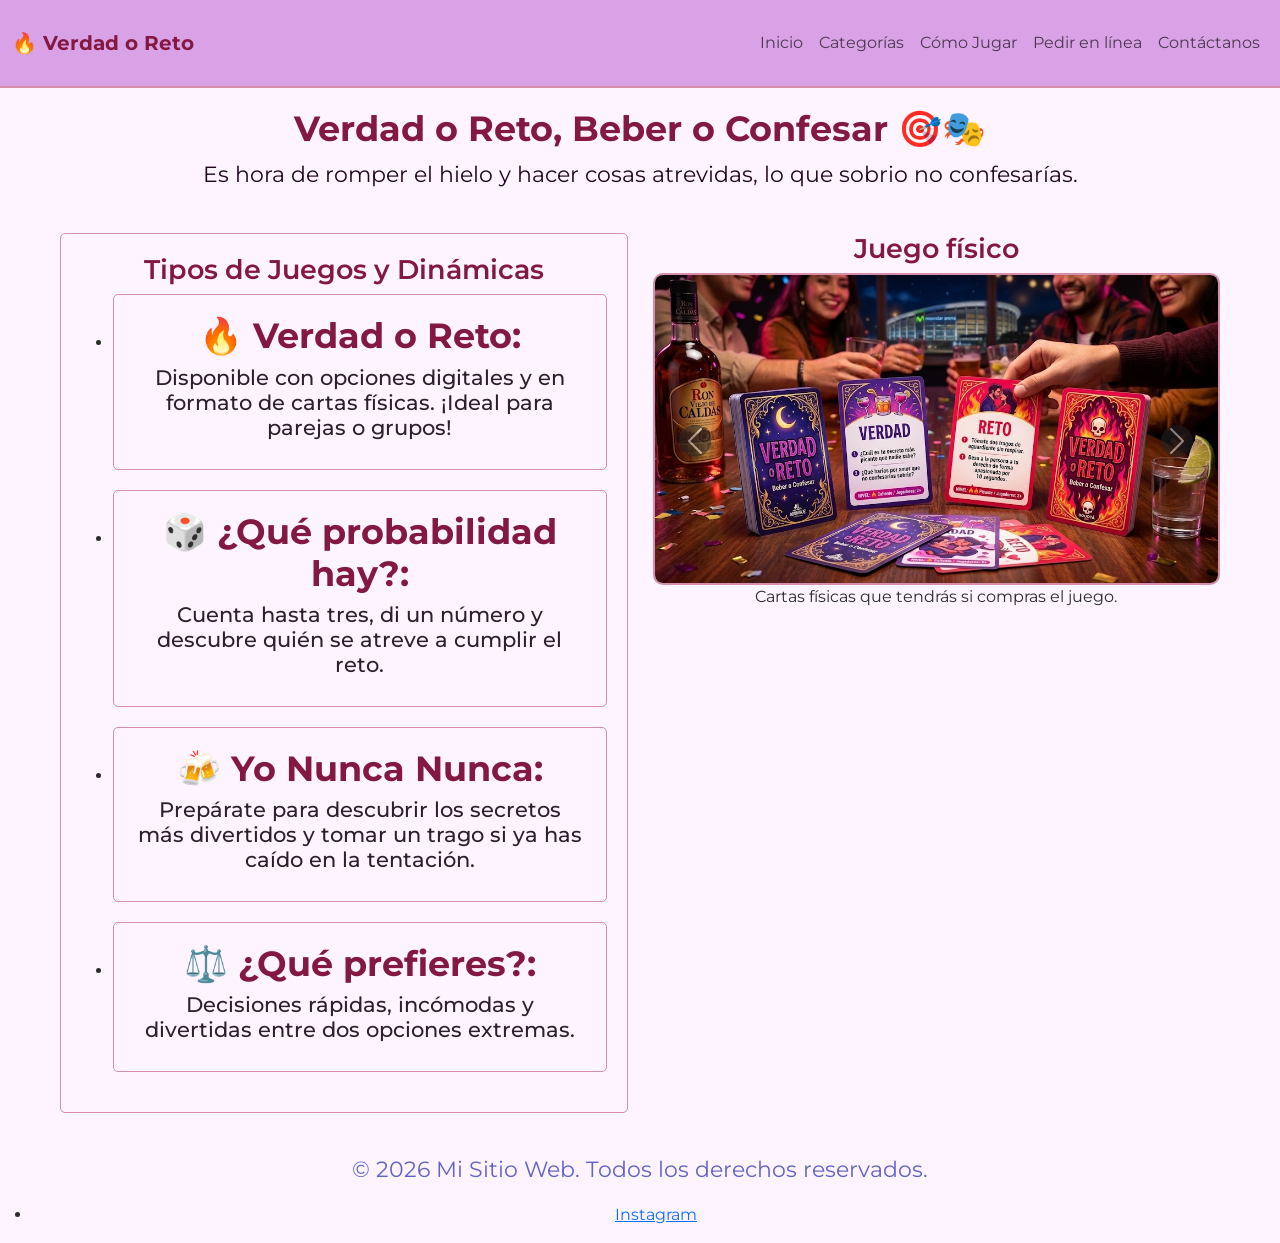
<file: index.html>
<!DOCTYPE html>
<html lang="es">
<head>
    <meta charset="UTF-8">
    <meta name="viewport" content="width=device-width, initial-scale=1.0">
     <!--BOOTSTRAP-->
     <link href="https://cdn.jsdelivr.net/npm/bootstrap@5.3.3/dist/css/bootstrap.min.css" rel="stylesheet" integrity="sha384-QWTKZyjpPEjISv5WaRU9OFeRpok6YctnYmDr5pNlyT2bRjXh0JMhjY6hW+ALEwIH" crossorigin="anonymous">
    <link rel="stylesheet" href="styles/styles.css">
    <title>Verdad o Reto</title>
</head>
<body>

<header>
        <nav class="navbar navbar-expand-lg" style="background-color: #d9a1e6;">
            <div class="container-fluid">
                <!-- Tu logo -->
                <a class="navbar-brand" href="index.html" style="color: #831843; font-weight: bold;">🔥 Verdad o Reto</a>
                
                <!-- Botón hamburguesa para mobile -->
                <button class="navbar-toggler" type="button" data-bs-toggle="collapse" data-bs-target="#navbarNav" aria-controls="navbarNav" aria-expanded="false" aria-label="Toggle navigation">
                    <span class="navbar-toggler-icon"></span>
                </button>
                
                <!-- adaptación links -->
                <div class="collapse navbar-collapse justify-content-end" id="navbarNav">
                    <ul class="navbar-nav">
                        <li class="nav-item"><a class="nav-link" href="index.html">Inicio</a></li>
                        <li class="nav-item"><a class="nav-link" href="pages/categorias.html">Categorías</a></li>
                        <li class="nav-item"><a class="nav-link" href="pages/como_jugar.html">Cómo Jugar</a></li>
                        <li class="nav-item"><a class="nav-link" href="pages/pedirenlinea.html">Pedir en línea</a></li>
                        <li class="nav-item"><a class="nav-link" href="pages/contacto.html">Contáctanos</a></li>
                    </ul>
                </div>
            </div>
        </nav>
    </header>

   <main>
        <div class="home-grid">
            <!-- Sección de Presentación -->
            <section class="home-hero">
                <h1>Verdad o Reto, Beber o Confesar 🎯🎭</h1>
                <p>Es hora de romper el hielo y hacer cosas atrevidas, lo que sobrio no confesarías.</p>
            </section>

            <!-- Sección de Información General -->
            <section class="home-info presentation">
                <h2>Tipos de Juegos y Dinámicas</h2>
                <ul>
                    <li class="juego-section">
                        <h1>🔥 Verdad o Reto:</h1> <h3>Disponible con opciones digitales y en formato de cartas físicas. ¡Ideal para parejas o grupos!</h3>
                    </li>
                    <li class="juego-section">
                        <h1>🎲 ¿Qué probabilidad hay?:</h1> <h3> Cuenta hasta tres, di un número y descubre quién se atreve a cumplir el reto.</h3>
                    </li>
                    <li class="juego-section">
                        <h1>🍻 Yo Nunca Nunca:</h1> <h3>Prepárate para descubrir los secretos más divertidos y tomar un trago si ya has caído en la tentación.</h3>
                    </li>
                    <li class="juego-section">
                        <h1>⚖️ ¿Qué prefieres?:</h1> <h3>Decisiones rápidas, incómodas y divertidas entre dos opciones extremas.</h3>
                    </li>
                </ul>
            </section>

            <!-- Sección de Juego Físico con Carrusel de Bootstrap -->
            <section class="home-image">
                <h2>Juego físico</h2>
                
                <div id="carouselExample" class="carousel slide" data-bs-ride="carousel">
                    <div class="carousel-inner">
                        <!-- Primera diapositiva -->
                        <div class="carousel-item active">
                            <figure class="images-1 m-0">
                                <img src="Assets/portada_.jpeg" alt="Fotografía del juego Verdad o Reto" class="d-block w-100">
                                <figcaption>Cartas físicas que tendrás si compras el juego.</figcaption>
                            </figure>
                        </div>
                        <!-- Segunda diapositiva -->
                        <div class="carousel-item">
                            <figure class="images-1 m-0">
                                <img src="Assets/esto_o_aquello.jpeg" alt="Imagen de Esto o Aquello" class="d-block w-100">
                                <figcaption>Un juego que desafía tus elecciones y provoca situaciones hilarantes.</figcaption>
                            </figure>
                        </div>
                    </div>
                    <!-- Controles carrusel -->
                    <button class="carousel-control-prev" type="button" data-bs-target="#carouselExample" data-bs-slide="prev">
                        <span class="carousel-control-prev-icon bg-dark rounded-circle p-2" aria-hidden="true"></span>
                        <span class="visually-hidden">Anterior</span>
                    </button>
                    <button class="carousel-control-next" type="button" data-bs-target="#carouselExample" data-bs-slide="next">
                        <span class="carousel-control-next-icon bg-dark rounded-circle p-2" aria-hidden="true"></span>
                        <span class="visually-hidden">Siguiente</span>
                    </button>
                </div>

            </section>
        </div>
    </main>
    <footer>
        <p class="p-footer">&copy; 2026 Mi Sitio Web. Todos los derechos reservados.</p>
        <ul>
            <li><a href="https://instagram.com/beber_o_confesar" target="_blank" rel="noopener noreferrer">Instagram</a></li>
        </ul>
    </footer>
    <!--BOOTSTRAP-->
    <script src="https://cdn.jsdelivr.net/npm/bootstrap@5.3.3/dist/js/bootstrap.bundle.min.js" integrity="sha384-YvpcrYf0tY3lHB60NNkmXc5s9fDVZLESaAA55NDzOxhy9GkcIdslK1eN7N6jIeHz" crossorigin="anonymous"></script>

</body>
</html>
</file>
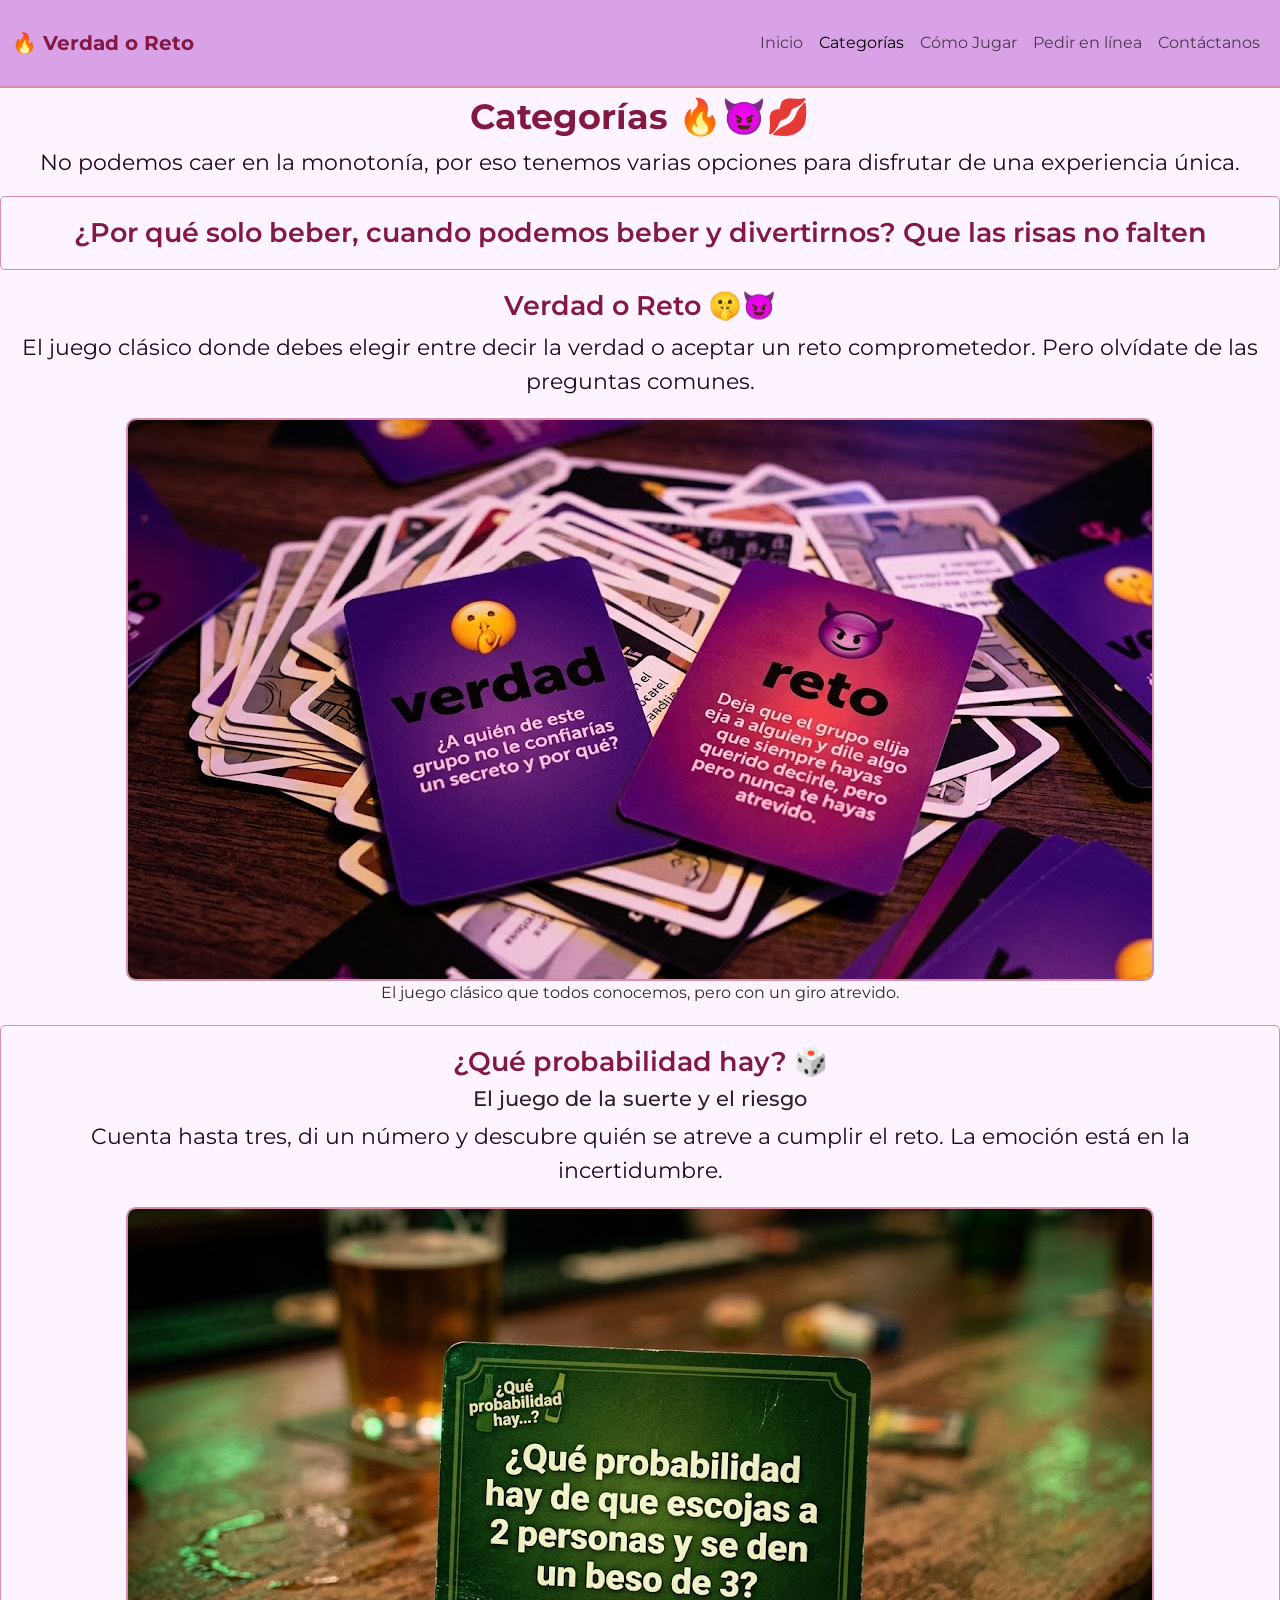
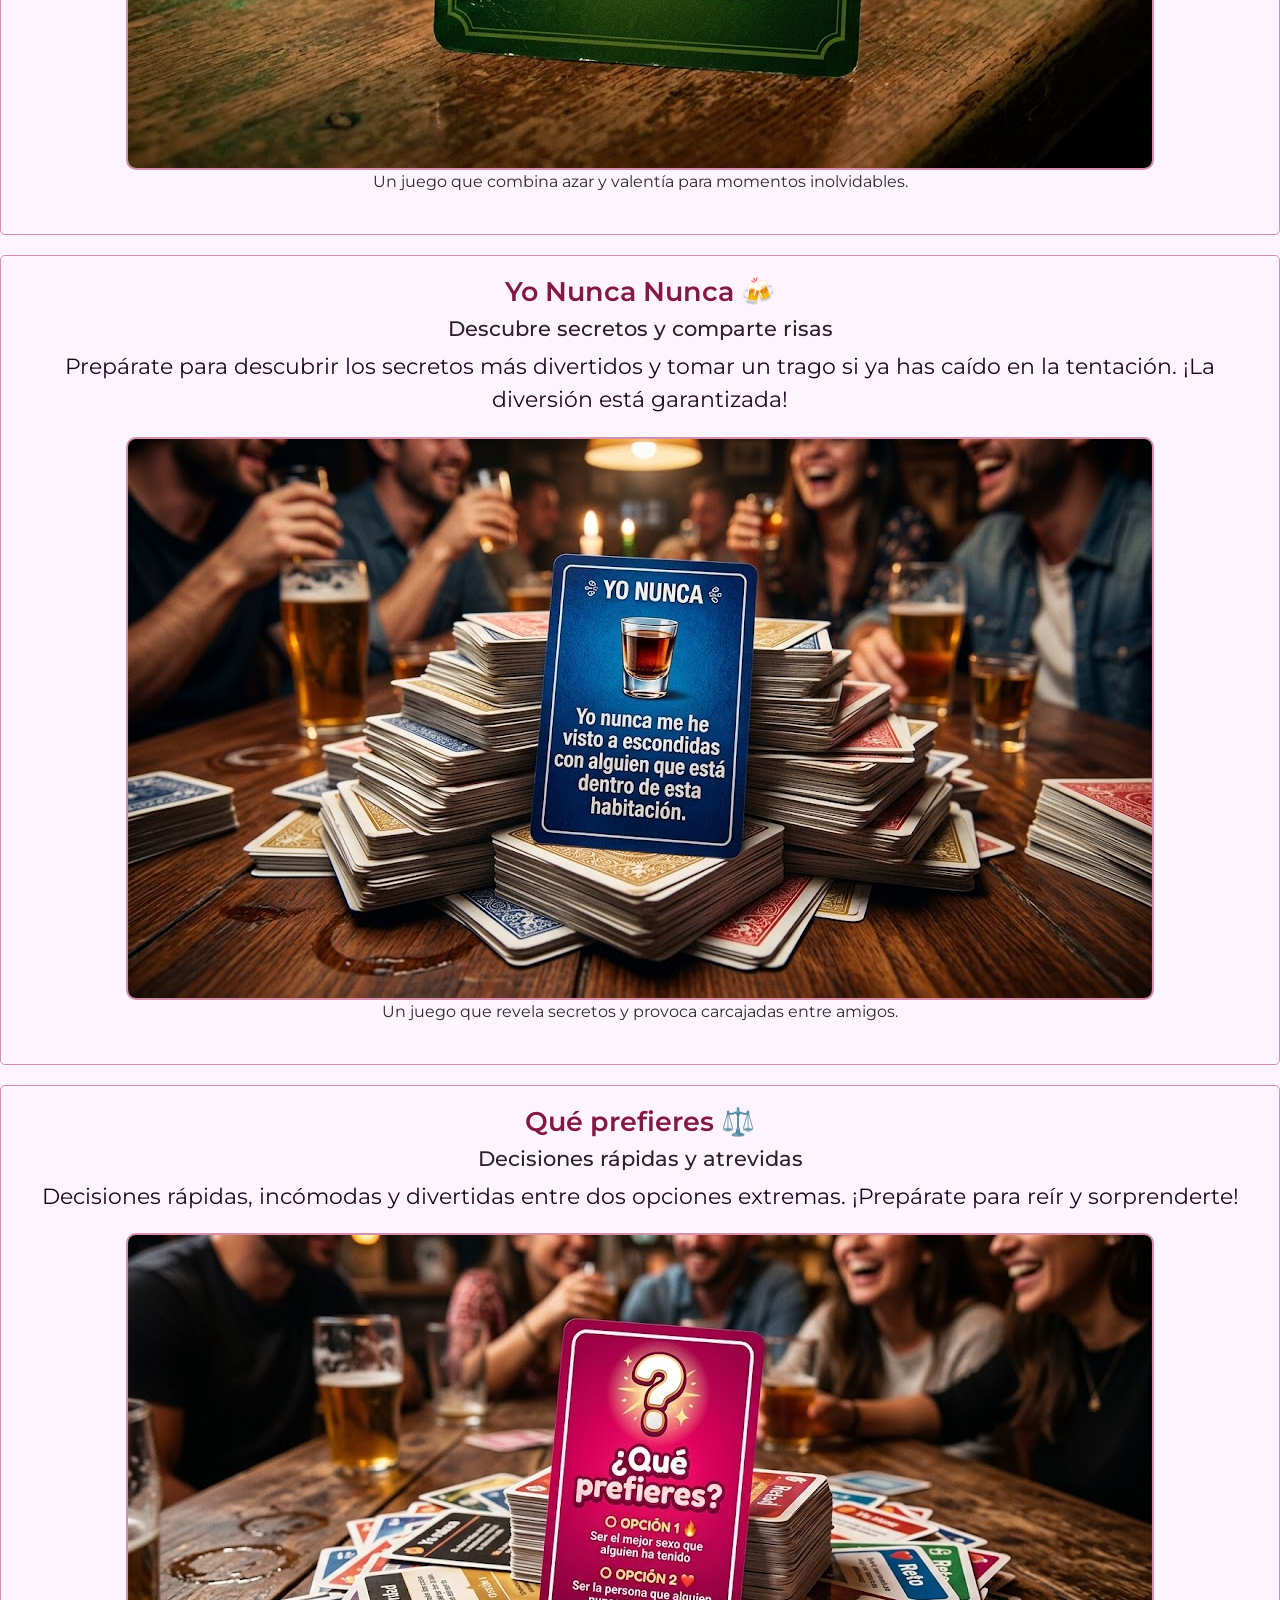
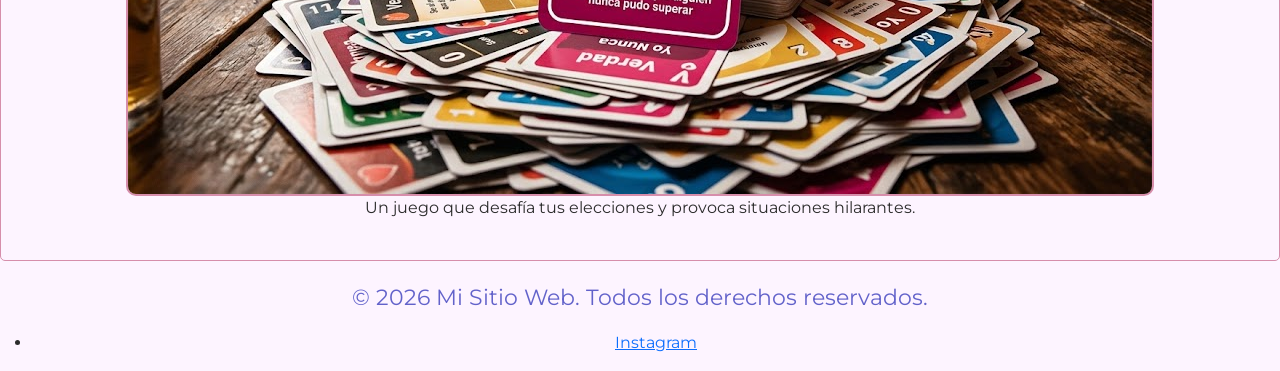
<file: pages/categorias.html>
<!DOCTYPE html>
<html lang="es">
<head>
    <meta charset="UTF-8">
    <meta name="viewport" content="width=device-width, initial-scale=1.0">
     <!--BOOTSTRAP-->
     <link href="https://cdn.jsdelivr.net/npm/bootstrap@5.3.3/dist/css/bootstrap.min.css" rel="stylesheet" integrity="sha384-QWTKZyjpPEjISv5WaRU9OFeRpok6YctnYmDr5pNlyT2bRjXh0JMhjY6hW+ALEwIH" crossorigin="anonymous">
    <link rel="stylesheet" href="../styles/styles.css">
    <title>Categorías | Verdad o Reto</title>
</head>
<body>

 <header>
        <nav class="navbar navbar-expand-lg" style="background-color: #d9a1e6;">
            <div class="container-fluid">
                <!-- Tu logo -->
                <a class="navbar-brand" href="../index.html" style="color: #831843; font-weight: bold;">🔥 Verdad o Reto</a>
            
                <!-- Botón hamburguesa para mobile -->
                <button class="navbar-toggler" type="button" data-bs-toggle="collapse" data-bs-target="#navbarNav" aria-controls="navbarNav" aria-expanded="false" aria-label="Toggle navigation">
                    <span class="navbar-toggler-icon"></span>
                </button>
                
                <!-- adaptación links -->
                <div class="collapse navbar-collapse justify-content-end" id="navbarNav">
                    <ul class="navbar-nav">
                        <li class="nav-item"><a class="nav-link" href="../index.html">Inicio</a></li>
                        <li class="nav-item"><a class="nav-link active" aria-current="page" href="categorias.html">Categorías</a></li>
                        <li class="nav-item"><a class="nav-link" href="como_jugar.html">Cómo Jugar</a></li>
                        <li class="nav-item"><a class="nav-link" href="pedirenlinea.html">Pedir en línea</a></li>
                        <li class="nav-item"><a class="nav-link" href="contacto.html">Contáctanos</a></li>
                    </ul>
                </div>
            </div>
        </nav>
    </header>

    <main class="my-2">
        <section>
            <h1>Categorías 🔥😈💋</h1>
            <p>No podemos caer en la monotonía, por eso tenemos varias opciones para disfrutar de una experiencia única.</p>
        </section>

        <section>
            <h2 class="presentation">¿Por qué solo beber, cuando podemos beber y divertirnos? Que las risas no falten</h2>
            <article>
                <h2>Verdad o Reto 🤫😈</h2>
                <p>El juego clásico donde debes elegir entre decir la verdad o aceptar un reto comprometedor. Pero olvídate de las preguntas comunes.</p>
                <figure class="images-1">
                    <img src="../Assets/verdad_reto.jpeg" alt="Imagen de Verdad o Reto">
                    <figcaption>El juego clásico que todos conocemos, pero con un giro atrevido.</figcaption>
                </figure>
            </article>
        </section>

        <section class="presentation">
            <h2>¿Qué probabilidad hay? 🎲</h2>
            <article>
                <h3>El juego de la suerte y el riesgo</h3>
                <p>Cuenta hasta tres, di un número y descubre quién se atreve a cumplir el reto. La emoción está en la incertidumbre.</p>
                <figure class="images-1">
                    <img src="../Assets/probabilidad.jpeg" alt="Imagen de ¿Qué probabilidad hay?">
                    <figcaption>Un juego que combina azar y valentía para momentos inolvidables.</figcaption>
                </figure>
            </article>
        </section>

        <section class="presentation">
            <h2>Yo Nunca Nunca 🍻</h2>
            <article>
                <h3>Descubre secretos y comparte risas</h3>
                <p>Prepárate para descubrir los secretos más divertidos y tomar un trago si ya has caído en la tentación. ¡La diversión está garantizada!</p>
                <figure class="images-1">
                    <img src="../Assets/yo_nunca.jpeg" alt="Imagen de Yo Nunca Nunca">
                    <figcaption>Un juego que revela secretos y provoca carcajadas entre amigos.</figcaption>
                </figure>
            </article>
        </section>

        <section class="presentation">
            <h2>Qué prefieres ⚖️</h2>
            <article>
                <h3>Decisiones rápidas y atrevidas</h3>
                <p>Decisiones rápidas, incómodas y divertidas entre dos opciones extremas. ¡Prepárate para reír y sorprenderte!</p>
                <figure class="images-1">
                    <img src="../Assets/esto_o_aquello.jpeg" alt="Imagen de Esto o Aquello">
                    <figcaption>Un juego que desafía tus elecciones y provoca situaciones hilarantes.</figcaption>
                </figure>
            </article>
        </section>
    </main>

    <footer>
        <p class="p-footer">&copy; 2026 Mi Sitio Web. Todos los derechos reservados.</p>
        <ul>
           <li><a href="https://instagram.com/beber_o_confesar" target="_blank" rel="noopener noreferrer">Instagram</a></li>
        </ul>
    </footer>

    <!--BOOTSTRAP-->
    <script src="https://cdn.jsdelivr.net/npm/bootstrap@5.3.3/dist/js/bootstrap.bundle.min.js" integrity="sha384-YvpcrYf0tY3lHB60NNkmXc5s9fDVZLESaAA55NDzOxhy9GkcIdslK1eN7N6jIeHz" crossorigin="anonymous"></script>

</body>
</html>
</file>
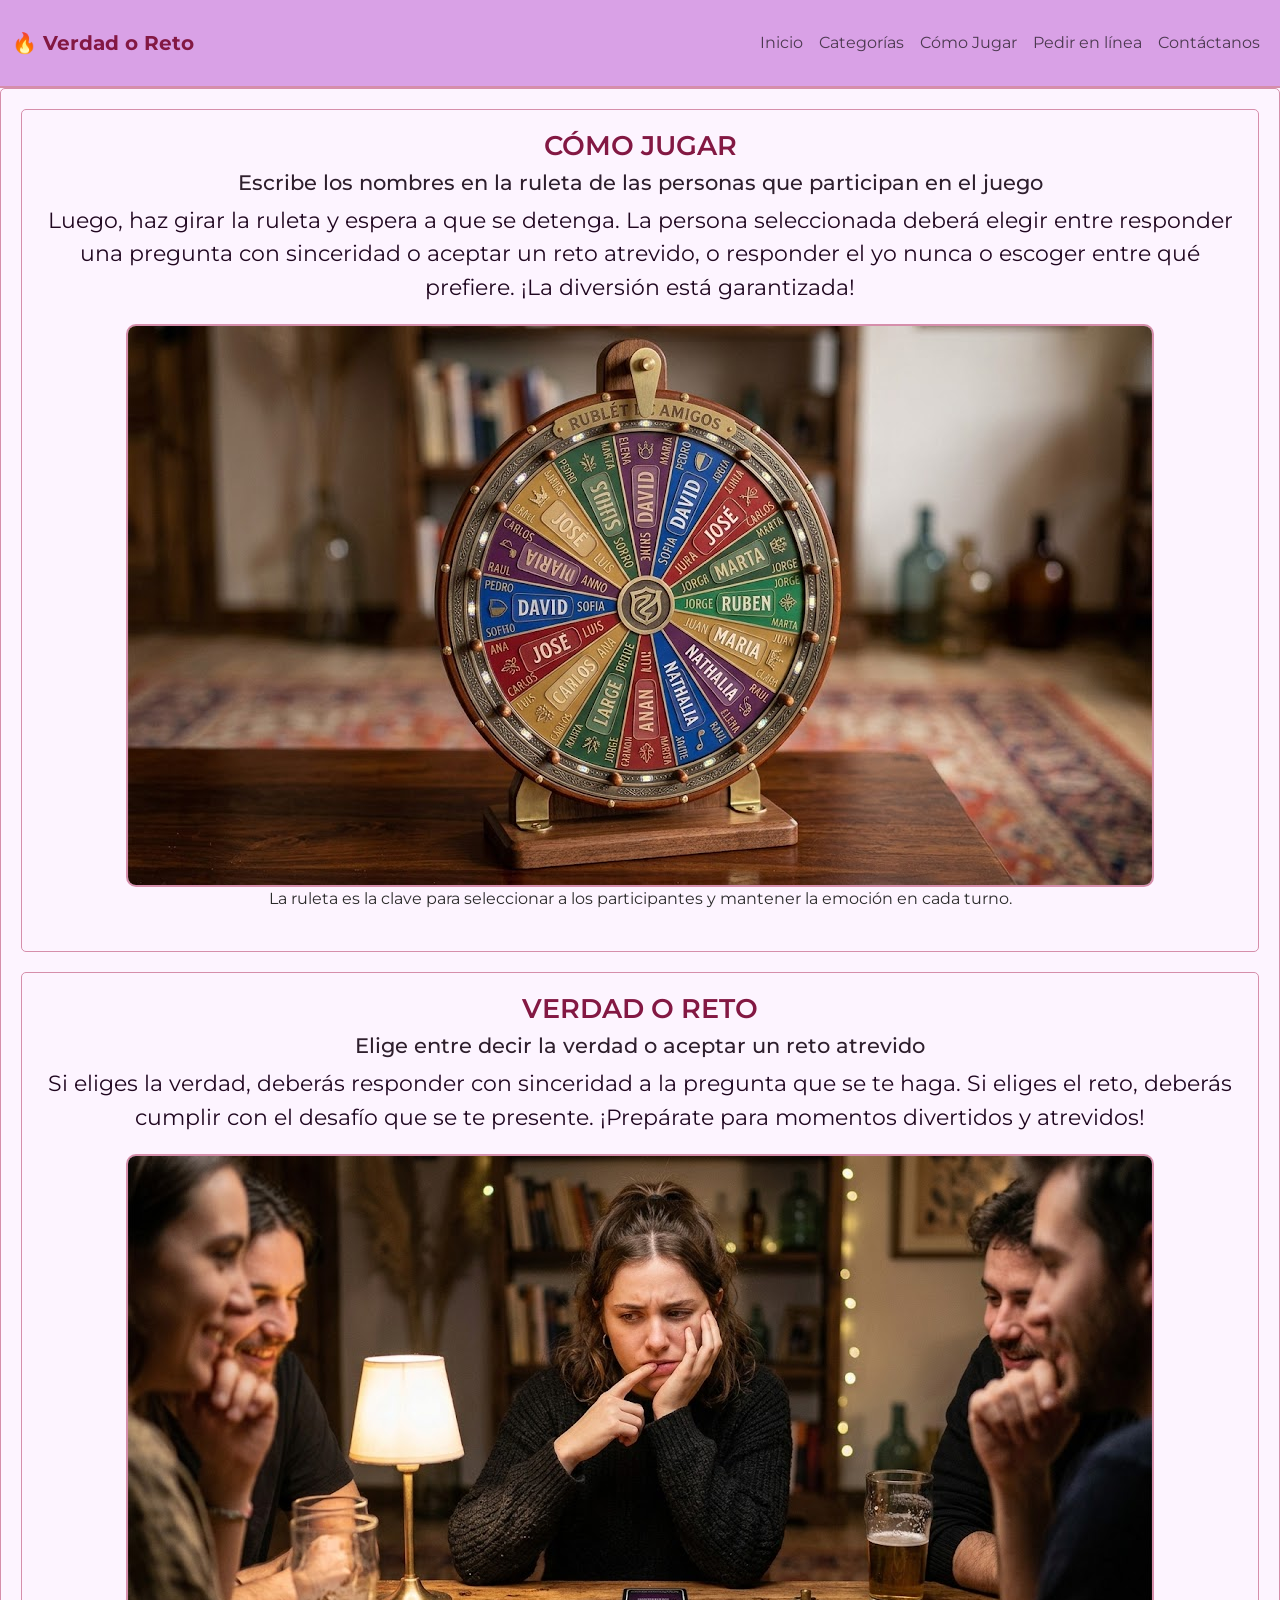
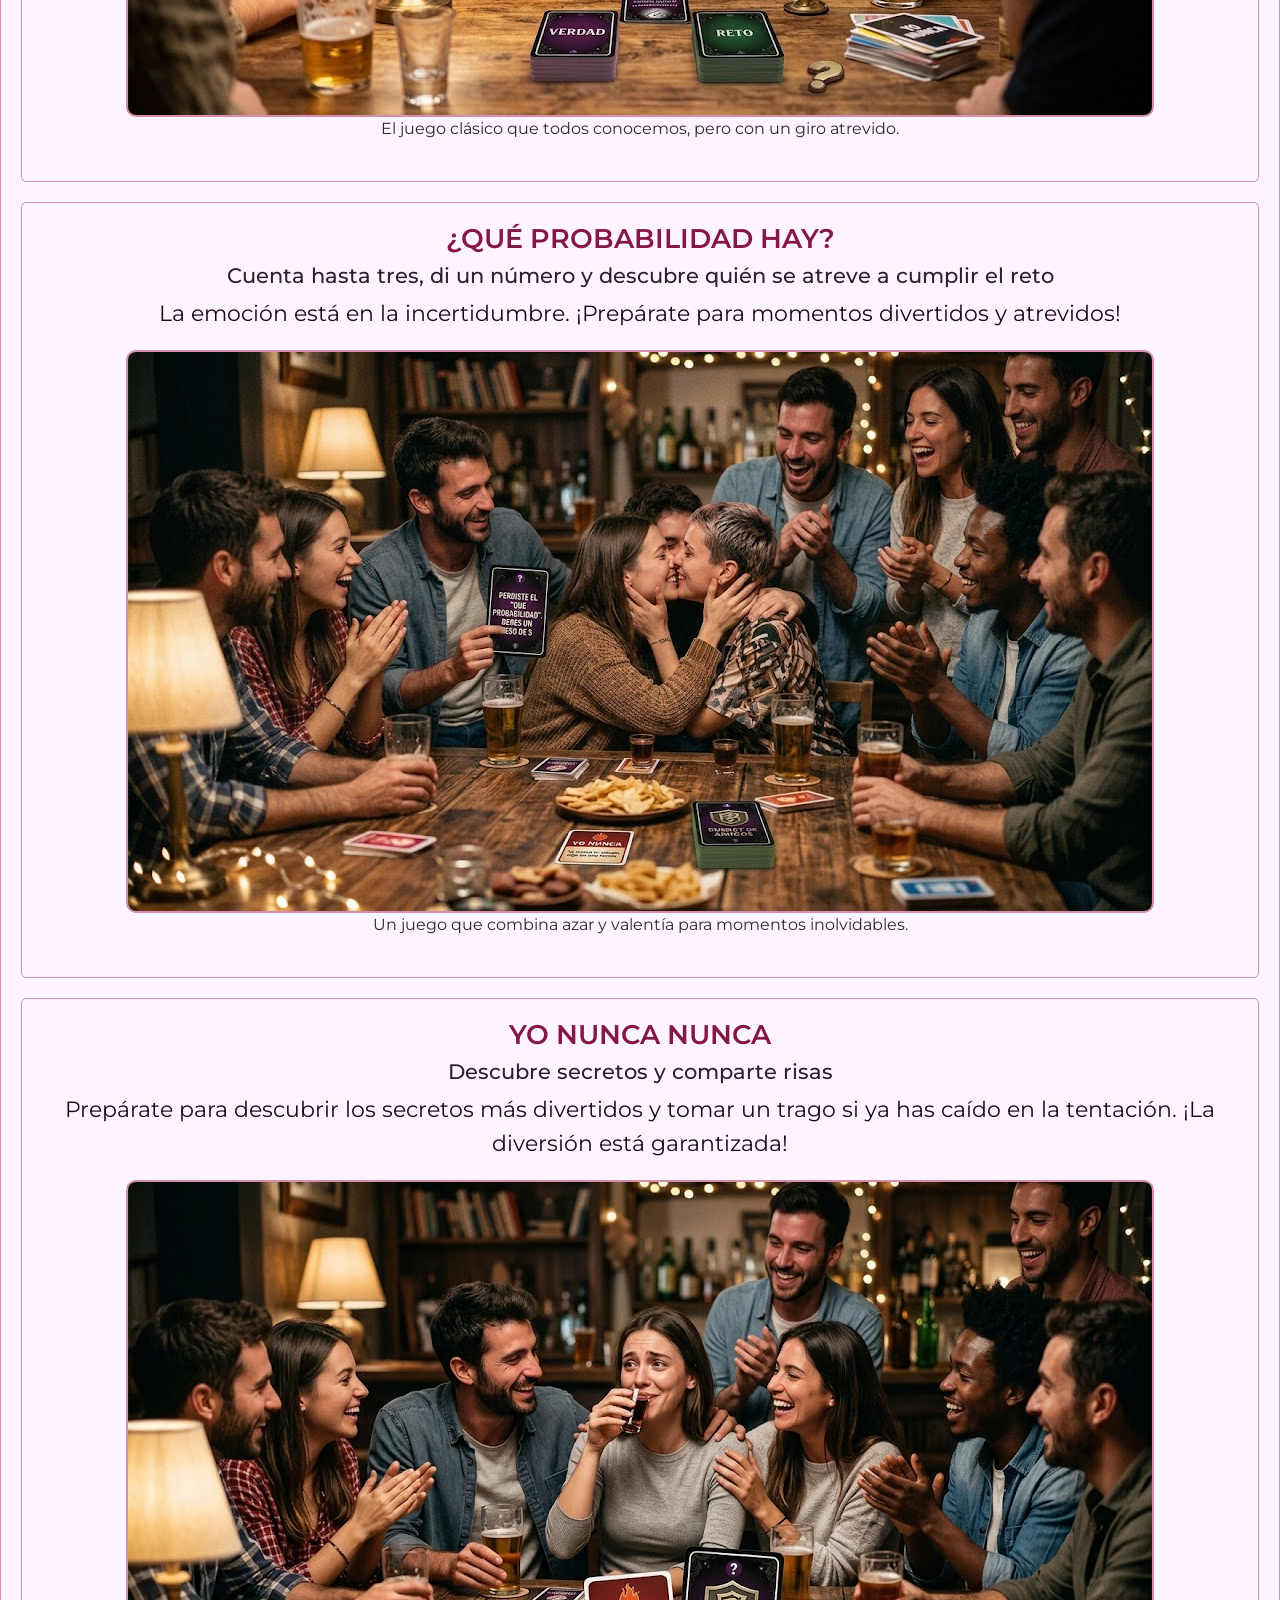
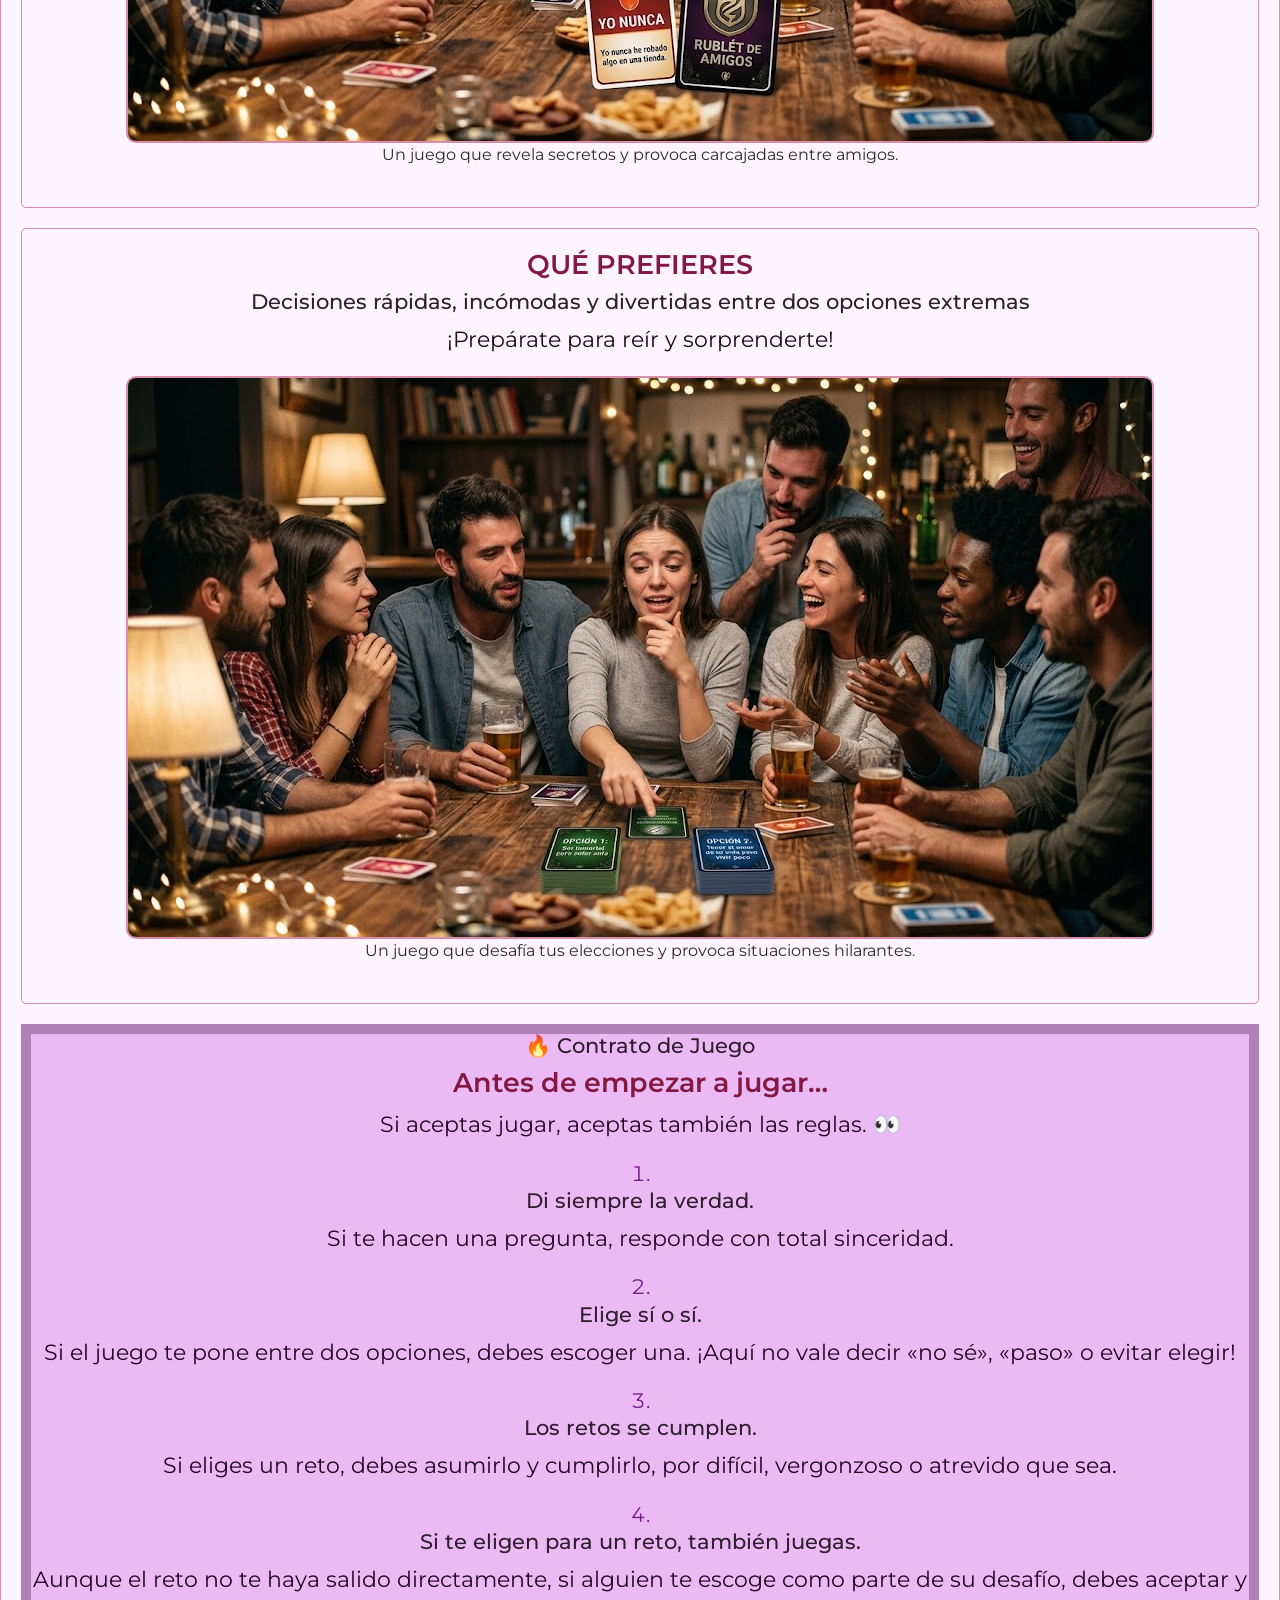
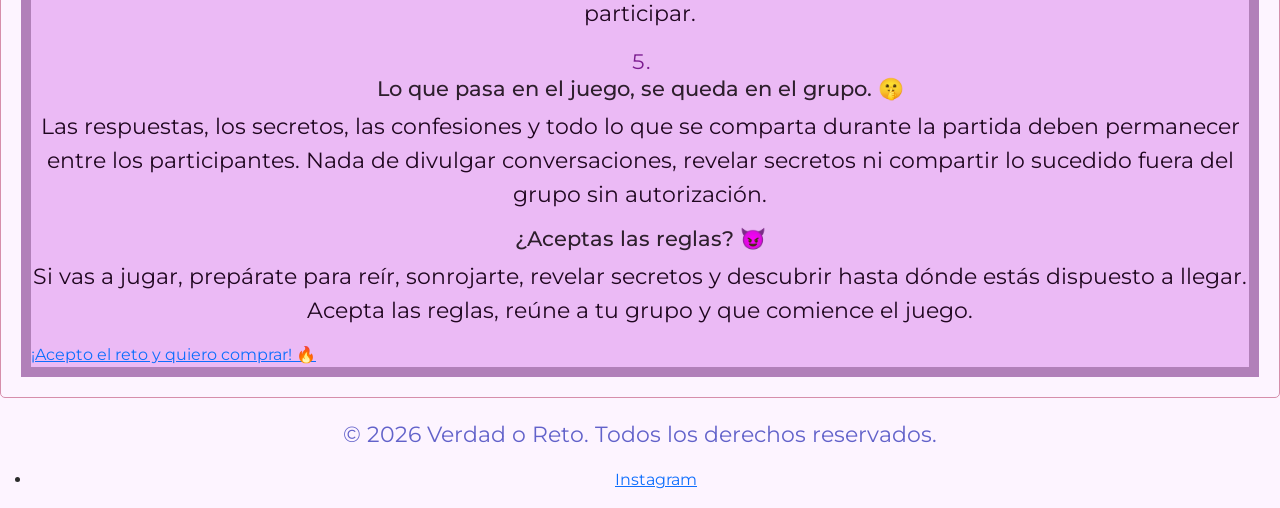
<file: pages/como_jugar.html>
<!DOCTYPE html>
<html lang="es">
<head>
    <meta charset="UTF-8">
    <meta name="viewport" content="width=device-width, initial-scale=1.0">
     <!--BOOTSTRAP-->
     <link href="https://cdn.jsdelivr.net/npm/bootstrap@5.3.3/dist/css/bootstrap.min.css" rel="stylesheet" integrity="sha384-QWTKZyjpPEjISv5WaRU9OFeRpok6YctnYmDr5pNlyT2bRjXh0JMhjY6hW+ALEwIH" crossorigin="anonymous">
    <link rel="stylesheet" href="../styles/styles.css">
    <title>Cómo Jugar | Verdad o Reto</title>
</head>
<body>

   <header>
        <nav class="navbar navbar-expand-lg" style="background-color: #d9a1e6;">
            <div class="container-fluid">
                <!-- Tu logo -->
                <a class="navbar-brand" href="../index.html" style="color: #831843; font-weight: bold;">🔥 Verdad o Reto</a>
                
                <!-- Botón hamburguesa para mobile -->
                <button class="navbar-toggler" type="button" data-bs-toggle="collapse" data-bs-target="#navbarNav" aria-controls="navbarNav" aria-expanded="false" aria-label="Toggle navigation">
                    <span class="navbar-toggler-icon"></span>
                </button>
                
                <!-- adaptación links -->
                <div class="collapse navbar-collapse justify-content-end" id="navbarNav">
                    <ul class="navbar-nav">
                        <li class="nav-item"><a class="nav-link" href="../index.html">Inicio</a></li>
                        <li class="nav-item"><a class="nav-link" href="categorias.html">Categorías</a></li>
                        <li class="nav-item"><a class="nav-link" href="como_jugar.html">Cómo Jugar</a></li>
                        <li class="nav-item"><a class="nav-link" href="pedirenlinea.html">Pedir en línea</a></li>
                        <li class="nav-item"><a class="nav-link" href="contacto.html">Contáctanos</a></li>
                    </ul>
                </div>
            </div>
        </nav>
    </header>

    <main class="presentation">

        <section class="presentation">
            <h2>CÓMO JUGAR</h2>
            <article>
                <h3>Escribe los nombres en la ruleta de las personas que participan en el juego</h3>
                <p>Luego, haz girar la ruleta y espera a que se detenga. La persona seleccionada deberá elegir entre responder una pregunta con sinceridad o aceptar un reto atrevido, o responder el yo nunca o escoger entre qué prefiere. ¡La diversión está garantizada!</p>
                <figure class="images-1">
                    <img src="../Assets/ruleta.jpeg" alt="Imagen de la ruleta del juego">
                    <figcaption>La ruleta es la clave para seleccionar a los participantes y mantener la emoción en cada turno.</figcaption>
                </figure>
            </article>
        </section>

        <section class="presentation">
            <h2>VERDAD O RETO</h2>
            <article>
                <h3>Elige entre decir la verdad o aceptar un reto atrevido</h3>
                <p>Si eliges la verdad, deberás responder con sinceridad a la pregunta que se te haga. Si eliges el reto, deberás cumplir con el desafío que se te presente. ¡Prepárate para momentos divertidos y atrevidos!</p>
                <figure class="images-1">
                    <img src="../Assets/escoger.jpeg" alt="Imagen de Verdad o Reto">
                    <figcaption>El juego clásico que todos conocemos, pero con un giro atrevido.</figcaption>
                </figure>
            </article>
        </section>

        <section class="presentation">
            <h2>¿QUÉ PROBABILIDAD HAY?</h2>
            <article>
                <h3>Cuenta hasta tres, di un número y descubre quién se atreve a cumplir el reto</h3>
                <p>La emoción está en la incertidumbre. ¡Prepárate para momentos divertidos y atrevidos!</p>
                <figure class="images-1">
                    <img src="../Assets/beso.jpeg" alt="Imagen de ¿Qué probabilidad hay?">
                    <figcaption>Un juego que combina azar y valentía para momentos inolvidables.</figcaption>
                </figure>
            </article>
        </section>

        <section class="presentation">
            <h2>YO NUNCA NUNCA</h2>
            <article>
                <h3>Descubre secretos y comparte risas</h3>
                <p>Prepárate para descubrir los secretos más divertidos y tomar un trago si ya has caído en la tentación. ¡La diversión está garantizada!</p>
                <figure class="images-1">
                    <img src="../Assets/yosiempre.jpeg" alt="Imagen de Yo Nunca Nunca">
                    <figcaption>Un juego que revela secretos y provoca carcajadas entre amigos.</figcaption>
                </figure>
            </article>
        </section>

        <section class="presentation">
            <h2>QUÉ PREFIERES</h2>
            <article>
                <h3>Decisiones rápidas, incómodas y divertidas entre dos opciones extremas</h3>
                <p>¡Prepárate para reír y sorprenderte!</p>
                <figure class="images-1">
                    <img src="../Assets/debate.jpeg" alt="Imagen de Qué prefieres">
                    <figcaption>Un juego que desafía tus elecciones y provoca situaciones hilarantes.</figcaption>
                </figure>
            </article>
        </section>

        <!-- Sección: Contrato y Reglas del Juego -->
        <section>
            <div class="contrato-todosi">
                
                <h3>🔥 Contrato de Juego</h3>
                
                <h2>Antes de empezar a jugar…</h2>
                
                <p>Si aceptas jugar, aceptas también las reglas. 👀</p>

                <!-- Lista de Reglas -->
                <ol>
                    <li>
                        <h3>Di siempre la verdad.</h3>
                        <p>Si te hacen una pregunta, responde con total sinceridad.</p>
                    </li>

                    <li>
                        <h3>Elige sí o sí.</h3>
                        <p>Si el juego te pone entre dos opciones, debes escoger una. ¡Aquí no vale decir «no sé», «paso» o evitar elegir!</p>
                    </li>

                    <li>
                        <h3>Los retos se cumplen.</h3>
                        <p>Si eliges un reto, debes asumirlo y cumplirlo, por difícil, vergonzoso o atrevido que sea.</p>
                    </li>

                    <li>
                        <h3>Si te eligen para un reto, también juegas.</h3>
                        <p>Aunque el reto no te haya salido directamente, si alguien te escoge como parte de su desafío, debes aceptar y participar.</p>
                    </li>

                    <li>
                        <h3>Lo que pasa en el juego, se queda en el grupo. 🤫</h3>
                        <p>Las respuestas, los secretos, las confesiones y todo lo que se comparta durante la partida deben permanecer entre los participantes. 
                            Nada de divulgar conversaciones, revelar secretos ni compartir lo sucedido fuera del grupo sin autorización.
                        </p>
                    </li>
                </ol>

                <!-- Cierre del Contrato -->
                <h3>¿Aceptas las reglas? 😈</h3>
                <p>
                    Si vas a jugar, prepárate para reír, sonrojarte, revelar secretos y descubrir hasta dónde estás dispuesto a llegar. 
                    Acepta las reglas, reúne a tu grupo y que comience el juego.
                </p>
                <a href="pedirenlinea.html">¡Acepto el reto y quiero comprar! 🔥</a>

            </div>
        </section>

    </main>

    <footer>
        <p class="p-footer">&copy; 2026 Verdad o Reto. Todos los derechos reservados.</p>
        <ul>
           <li><a href="https://instagram.com/beber_o_confesar" target="_blank" rel="noopener noreferrer">Instagram</a></li>
        </ul>
    </footer>

    <!--BOOTSTRAP-->
    <script src="https://cdn.jsdelivr.net/npm/bootstrap@5.3.3/dist/js/bootstrap.bundle.min.js" integrity="sha384-YvpcrYf0tY3lHB60NNkmXc5s9fDVZLESaAA55NDzOxhy9GkcIdslK1eN7N6jIeHz" crossorigin="anonymous"></script>

</body>
</html>
</file>
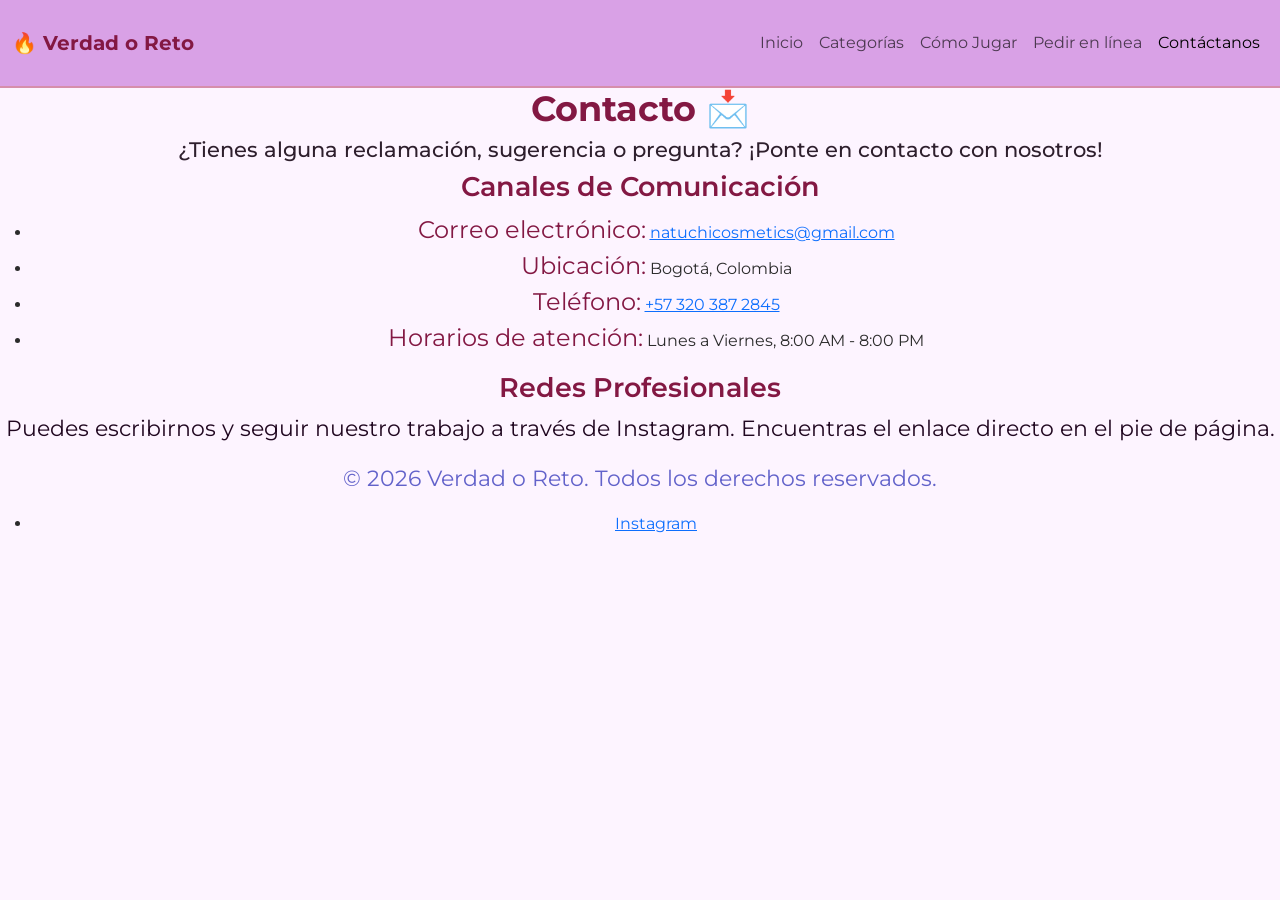
<file: pages/contacto.html>
<!DOCTYPE html>
<html lang="es">
<head>
    <meta charset="UTF-8">
    <meta name="viewport" content="width=device-width, initial-scale=1.0">
     <!--BOOTSTRAP-->
     <link href="https://cdn.jsdelivr.net/npm/bootstrap@5.3.3/dist/css/bootstrap.min.css" rel="stylesheet" integrity="sha384-QWTKZyjpPEjISv5WaRU9OFeRpok6YctnYmDr5pNlyT2bRjXh0JMhjY6hW+ALEwIH" crossorigin="anonymous">
    <link rel="stylesheet" href="../styles/styles.css">
    <title>Contacto | Verdad o Reto</title>
</head>
<body>
<header>
        <nav class="navbar navbar-expand-lg" style="background-color: #d9a1e6;">
            <div class="container-fluid">
                <!-- Tu logo -->
                <a class="navbar-brand" href="../index.html" style="color: #831843; font-weight: bold;">🔥 Verdad o Reto</a>
                
                <!-- Botón hamburguesa para mobile -->
                <button class="navbar-toggler" type="button" data-bs-toggle="collapse" data-bs-target="#navbarNav" aria-controls="navbarNav" aria-expanded="false" aria-label="Toggle navigation">
                    <span class="navbar-toggler-icon"></span>
                </button>
                
                <!-- adaptación links -->
                <div class="collapse navbar-collapse justify-content-end" id="navbarNav">
                    <ul class="navbar-nav">
                        <li class="nav-item"><a class="nav-link" href="../index.html">Inicio</a></li>
                        <li class="nav-item"><a class="nav-link" href="categorias.html">Categorías</a></li>
                        <li class="nav-item"><a class="nav-link" href="como_jugar.html">Cómo Jugar</a></li>
                        <li class="nav-item"><a class="nav-link" href="pedirenlinea.html">Pedir en línea</a></li>
                        <li class="nav-item"><a class="nav-link active" aria-current="page" href="contacto.html">Contáctanos</a></li>
                    </ul>
                </div>
            </div>
        </nav>
    </header>

    <main>
        <section>
            <h1>Contacto 📩</h1>
            <h3>¿Tienes alguna reclamación, sugerencia o pregunta? ¡Ponte en contacto con nosotros!</h3>
        </section>

        <section class="my-2">
             <h2>Canales de Comunicación</h2>
             <ul class="contacto-section">
                 <li><strong>Correo electrónico:</strong> <a href="mailto:natuchicosmetics@gmail.com">natuchicosmetics@gmail.com</a></li>
                 <li><strong>Ubicación:</strong> Bogotá, Colombia</li>
                 <li><strong>Teléfono:</strong> <a href="tel:+573203872845">+57 320 387 2845</a></li>
                 <li><strong>Horarios de atención:</strong> Lunes a Viernes, 8:00 AM - 8:00 PM</li>
                 </ul>
        </section>

        <section>
            <h2>Redes Profesionales</h2>
            <p>Puedes escribirnos y seguir nuestro trabajo a través de Instagram. Encuentras el enlace directo en el pie de página.</p>
        </section>
    </main>

    <footer>
        <p class="p-footer">&copy; 2026 Verdad o Reto. Todos los derechos reservados.</p>
        <ul>
            <li><a href="https://instagram.com/beber_o_confesar" target="_blank" rel="noopener noreferrer">Instagram</a></li>
        </ul>
    </footer>

    <!--BOOTSTRAP-->
    <script src="https://cdn.jsdelivr.net/npm/bootstrap@5.3.3/dist/js/bootstrap.bundle.min.js" integrity="sha384-YvpcrYf0tY3lHB60NNkmXc5s9fDVZLESaAA55NDzOxhy9GkcIdslK1eN7N6jIeHz" crossorigin="anonymous"></script>

</body>
</html>
</file>
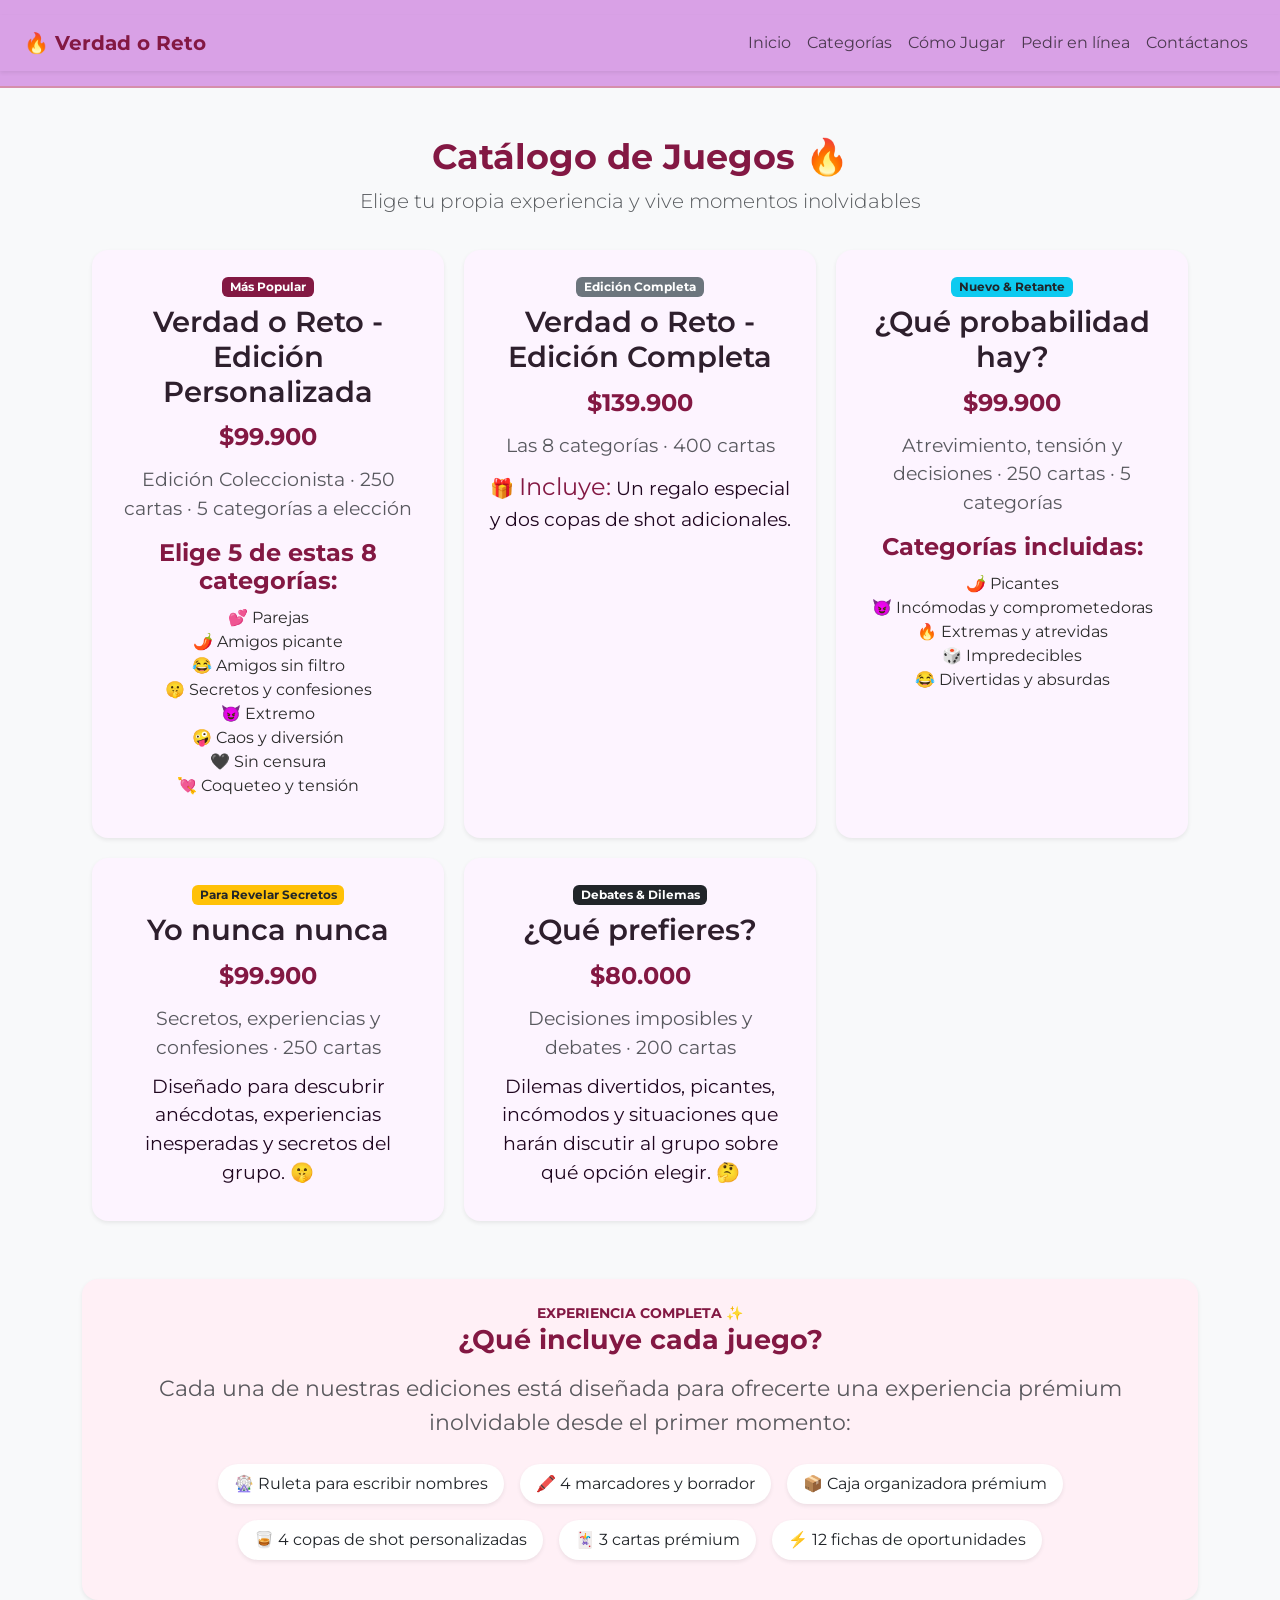
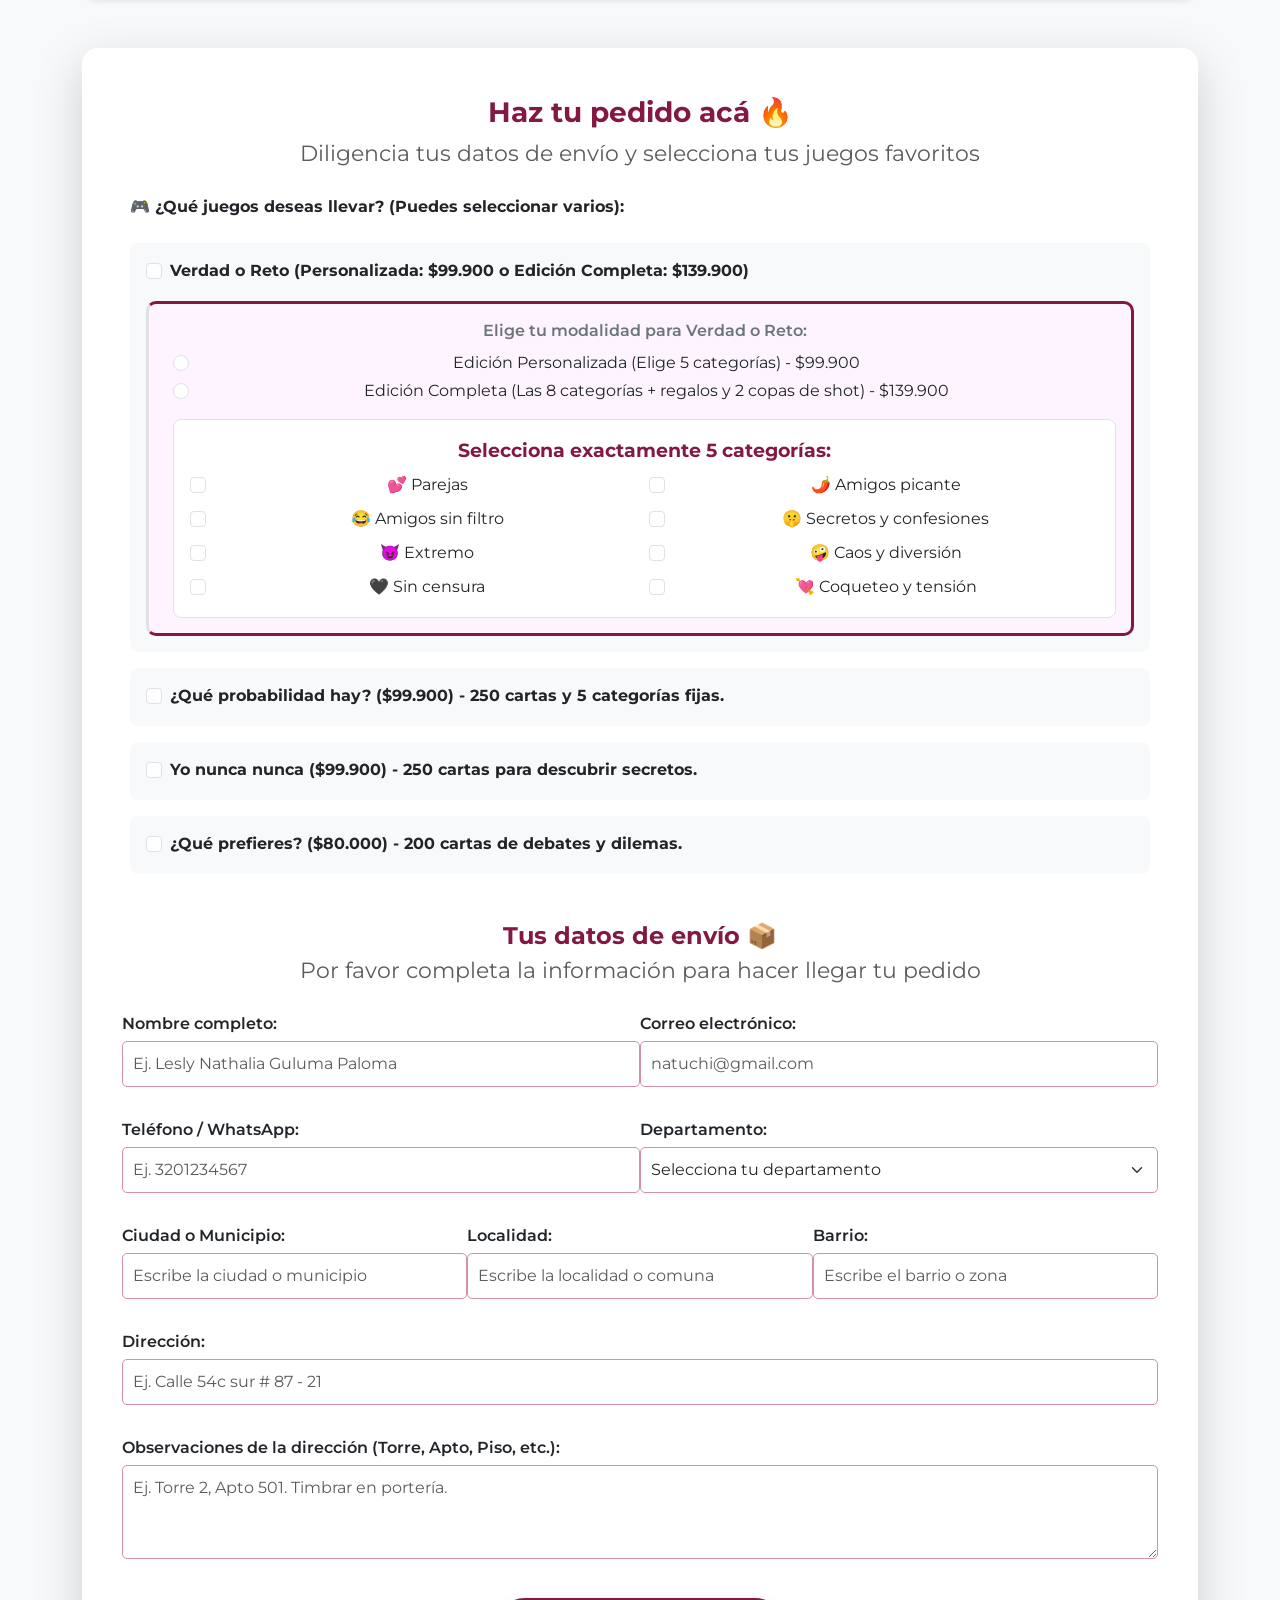
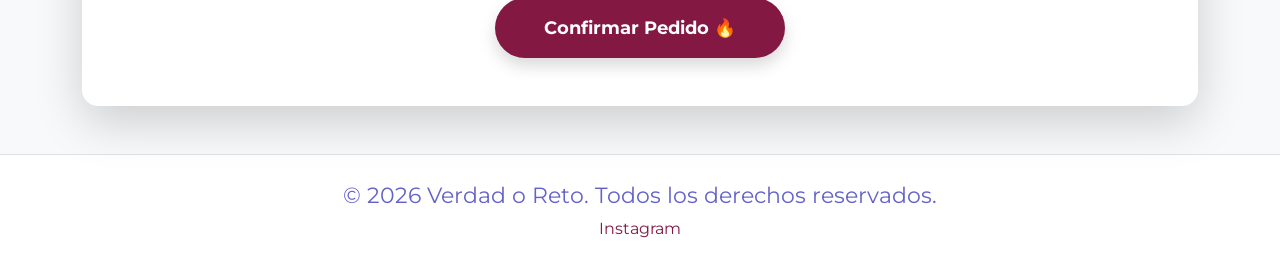
<file: pages/pedirenlinea.html>
<!DOCTYPE html>
<html lang="es">
<head>
    <meta charset="UTF-8">
    <meta name="viewport" content="width=device-width, initial-scale=1.0">
    <!--BOOTSTRAP-->
    <link href="https://cdn.jsdelivr.net/npm/bootstrap@5.3.3/dist/css/bootstrap.min.css" rel="stylesheet" integrity="sha384-QWTKZyjpPEjISv5WaRU9OFeRpok6YctnYmDr5pNlyT2bRjXh0JMhjY6hW+ALEwIH" crossorigin="anonymous">
    <link rel="stylesheet" href="../styles/styles.css">
    <title>Pedir en Línea | Verdad o Reto</title>
</head>
<body class="bg-light">

    <header>
        <nav class="navbar navbar-expand-lg shadow-sm" style="background-color: #d9a1e6;">
            <div class="container-fluid px-4">
                <!-- Tu logo -->
                <a class="navbar-brand" href="../index.html" style="color: #831843; font-weight: bold;">🔥 Verdad o Reto</a>
                
                <!-- Botón hamburguesa para mobile -->
                <button class="navbar-toggler" type="button" data-bs-toggle="collapse" data-bs-target="#navbarNav" aria-controls="navbarNav" aria-expanded="false" aria-label="Toggle navigation">
                    <span class="navbar-toggler-icon"></span>
                </button>
                
                <!-- adaptación links -->
                <div class="collapse navbar-collapse justify-content-end" id="navbarNav">
                    <ul class="navbar-nav">
                        <li class="nav-item"><a class="nav-link" href="../index.html">Inicio</a></li>
                        <li class="nav-item"><a class="nav-link" href="categorias.html">Categorías</a></li>
                        <li class="nav-item"><a class="nav-link" href="como_jugar.html">Cómo Jugar</a></li>
                        <li class="nav-item"><a class="nav-link" href="pedirenlinea.html">Pedir en línea</a></li>
                        <li class="nav-item"><a class="nav-link" href="contacto.html">Contáctanos</a></li>
                    </ul>
                </div>
            </div>
        </nav>
    </header>

    <main class="container my-5">
        <!-- Sección de Catálogo de Juegos -->
        <section class="text-center mb-5">
            <h1 class="fw-bold" style="color: #831843;">Catálogo de Juegos 🔥</h1>
            <p class="text-muted lead">Elige tu propia experiencia y vive momentos inolvidables</p>

            <!-- GRID DE TARJETAS -->
            <div class="catalogo-grid mt-4">
                
                <!-- Opción 1: Edición Estándar Personalizada -->
                <article class="juego-card shadow-sm border-0 p-4 rounded-4">
                    <span class="badge mb-2" style="background-color: #831843; color: white;">Más Popular</span>
                    <h2>Verdad o Reto - Edición Personalizada</h2>
                    <p class="precio fs-4 fw-bold" style="color: #831843;">$99.900</p>
                    <p class="text-muted">Edición Coleccionista · 250 cartas · 5 categorías a elección</p>
                    
                    <h3 class="h6 fw-bold mt-3">Elige 5 de estas 8 categorías:</h3>
                    <ul class="list-unstyled text-start">
                        <li>💕 Parejas</li>
                        <li>🌶️ Amigos picante</li>
                        <li>😂 Amigos sin filtro</li>
                        <li>🤫 Secretos y confesiones</li>
                        <li>😈 Extremo</li>
                        <li>🤪 Caos y diversión</li>
                        <li>🖤 Sin censura</li>
                        <li>💘 Coqueteo y tensión</li>
                    </ul>
                </article>

                <!-- Opción 2: Edición Completa -->
                <article class="juego-card shadow-sm border-0 p-4 rounded-4">
                    <span class="badge mb-2 bg-secondary text-white">Edición Completa</span>
                    <h2>Verdad o Reto - Edición Completa</h2>
                    <p class="precio fs-4 fw-bold" style="color: #831843;">$139.900</p>
                    <p class="text-muted">Las 8 categorías · 400 cartas</p>
                    <p>🎁 <strong>Incluye:</strong> Un regalo especial y dos copas de shot adicionales.</p>
                </article>

                <!-- Opción 3: ¿Qué probabilidad hay? -->
                <article class="juego-card shadow-sm border-0 p-4 rounded-4">
                    <span class="badge mb-2 bg-info text-dark">Nuevo & Retante</span>
                    <h2>¿Qué probabilidad hay?</h2>
                    <p class="precio fs-4 fw-bold" style="color: #831843;">$99.900</p>
                    <p class="text-muted">Atrevimiento, tensión y decisiones · 250 cartas · 5 categorías</p>
                    
                    <h3 class="h6 fw-bold mt-3">Categorías incluidas:</h3>
                    <ul class="list-unstyled text-start">
                        <li>🌶️ Picantes</li>
                        <li>😈 Incómodas y comprometedoras</li>
                        <li>🔥 Extremas y atrevidas</li>
                        <li>🎲 Impredecibles</li>
                        <li>😂 Divertidas y absurdas</li>
                    </ul>
                </article>

                <!-- Opción 4: Yo nunca nunca -->
                <article class="juego-card shadow-sm border-0 p-4 rounded-4">
                    <span class="badge mb-2 bg-warning text-dark">Para Revelar Secretos</span>
                    <h2>Yo nunca nunca</h2>
                    <p class="precio fs-4 fw-bold" style="color: #831843;">$99.900</p>
                    <p class="text-muted">Secretos, experiencias y confesiones · 250 cartas</p>
                    <p>Diseñado para descubrir anécdotas, experiencias inesperadas y secretos del grupo. 🤫</p>
                </article>

                <!-- Opción 5: Qué prefieres -->
                <article class="juego-card shadow-sm border-0 p-4 rounded-4">
                    <span class="badge mb-2 bg-dark text-white">Debates & Dilemas</span>
                    <h2>¿Qué prefieres?</h2>
                    <p class="precio fs-4 fw-bold" style="color: #831843;">$80.000</p>
                    <p class="text-muted">Decisiones imposibles y debates · 200 cartas</p>
                    <p>Dilemas divertidos, picantes, incómodos y situaciones que harán discutir al grupo sobre qué opción elegir. 🤔</p>
                </article>

            </div>
        </section>

        <!-- Sección: ¿Qué incluye cada juego? -->
        <section class="contrato-todosi card border-0 shadow-sm p-4 mb-5 rounded-4 text-center" style="background-color: #fff0f6;">
            <span class="text-uppercase fw-bold small" style="color: #831843;">Experiencia Completa ✨</span>
            <h2 class="fw-bold mb-3">¿Qué incluye cada juego?</h2>
            <p class="text-muted mb-4">Cada una de nuestras ediciones está diseñada para ofrecerte una experiencia prémium inolvidable desde el primer momento:</p>

            <ul class="list-unstyled d-flex flex-wrap justify-content-center gap-3">
                <li class="bg-white px-3 py-2 rounded-pill shadow-sm">🎡 Ruleta para escribir nombres</li>
                <li class="bg-white px-3 py-2 rounded-pill shadow-sm">🖍️ 4 marcadores y borrador</li>
                <li class="bg-white px-3 py-2 rounded-pill shadow-sm">📦 Caja organizadora prémium</li>
                <li class="bg-white px-3 py-2 rounded-pill shadow-sm">🥃 4 copas de shot personalizadas</li>
                <li class="bg-white px-3 py-2 rounded-pill shadow-sm">🃏 3 cartas prémium</li>
                <li class="bg-white px-3 py-2 rounded-pill shadow-sm">⚡ 12 fichas de oportunidades</li>
            </ul>
        </section>

        <!-- SECCIÓN DE FORMULARIO -->
        <div class="card border-0 shadow-lg p-4 p-md-5 rounded-4 bg-white">
            <form action="#" method="POST">
                
                <!-- SECCIÓN 1: SELECCIÓN DE JUEGOS -->
                <section class="formulario-section section-juegos mb-5">
                    <h1 class="fw-bold fs-3" style="color: #831843;">Haz tu pedido acá 🔥</h1>
                    <p class="text-muted">Diligencia tus datos de envío y selecciona tus juegos favoritos</p>

                    <div class="mb-4 mt-4">
                        <label class="form-label fw-bold">🎮 ¿Qué juegos deseas llevar? (Puedes seleccionar varios):</label>
                        
                        <!-- Juego 1: Verdad o Reto -->
                        <div class="card p-3 mt-3 border-0 bg-light rounded-3">
                            <div class="form-check">
                                <input class="form-check-input" type="checkbox" name="juegos[]" value="Verdad o Reto" id="juegoVr">
                                <label class="form-check-label fw-bold" for="juegoVr">
                                    Verdad o Reto (Personalizada: $99.900 o Edición Completa: $139.900)
                                </label>
                            </div>
                            
                            <div class="juego-card mt-3 ps-4 border-start border-3" style="border-color: #831843">
                                <label class="form-label fw-semibold text-secondary">Elige tu modalidad para Verdad o Reto:</label>
                                <div class="form-check mb-1">
                                    <input class="form-check-input" type="radio" name="modalidad_vr" value="Edicion Personalizada" id="mod1">
                                    <label class="form-check-label" for="mod1">Edición Personalizada (Elige 5 categorías) - $99.900</label>
                                </div>
                                <div class="form-check mb-3">
                                    <input class="form-check-input" type="radio" name="modalidad_vr" value="Edicion Completa" id="mod2">
                                    <label class="form-check-label" for="mod2">Edición Completa (Las 8 categorías + regalos y 2 copas de shot) - $139.900</label>
                                </div>

                                <div class="p-3 bg-white rounded-3 border">
                                    <p class="small fw-bold mb-2" style="color: #831843;">Selecciona exactamente 5 categorías:</p>
                                    <div class="row g-2">
                                        <div class="col-sm-6"><div class="form-check"><input class="form-check-input" type="checkbox" name="categorias_vr[]" value="Parejas" id="cat1"><label class="form-check-label" for="cat1">💕 Parejas</label></div></div>
                                        <div class="col-sm-6"><div class="form-check"><input class="form-check-input" type="checkbox" name="categorias_vr[]" value="Amigos picante" id="cat2"><label class="form-check-label" for="cat2">🌶️ Amigos picante</label></div></div>
                                        <div class="col-sm-6"><div class="form-check"><input class="form-check-input" type="checkbox" name="categorias_vr[]" value="Amigos sin filtro" id="cat3"><label class="form-check-label" for="cat3">😂 Amigos sin filtro</label></div></div>
                                        <div class="col-sm-6"><div class="form-check"><input class="form-check-input" type="checkbox" name="categorias_vr[]" value="Secretos y confesiones" id="cat4"><label class="form-check-label" for="cat4">🤫 Secretos y confesiones</label></div></div>
                                        <div class="col-sm-6"><div class="form-check"><input class="form-check-input" type="checkbox" name="categorias_vr[]" value="Extremo" id="cat5"><label class="form-check-label" for="cat5">😈 Extremo</label></div></div>
                                        <div class="col-sm-6"><div class="form-check"><input class="form-check-input" type="checkbox" name="categorias_vr[]" value="Caos y diversion" id="cat6"><label class="form-check-label" for="cat6">🤪 Caos y diversión</label></div></div>
                                        <div class="col-sm-6"><div class="form-check"><input class="form-check-input" type="checkbox" name="categorias_vr[]" value="Sin censura" id="cat7"><label class="form-check-label" for="cat7">🖤 Sin censura</label></div></div>
                                        <div class="col-sm-6"><div class="form-check"><input class="form-check-input" type="checkbox" name="categorias_vr[]" value="Coqueteo y tension" id="cat8"><label class="form-check-label" for="cat8">💘 Coqueteo y tensión</label></div></div>
                                    </div>
                                </div>
                            </div>
                        </div>

                        <!-- Juego 2: Qué probabilidad hay -->
                        <div class="card p-3 mt-3 border-0 bg-light rounded-3">
                            <div class="form-check">
                                <input class="form-check-input" type="checkbox" name="juegos[]" value="Que probabilidad hay" id="juegoProb">
                                <label class="form-check-label fw-bold" for="juegoProb">
                                    ¿Qué probabilidad hay? ($99.900) - 250 cartas y 5 categorías fijas.
                                </label>
                            </div>
                        </div>

                        <!-- Juego 3: Yo nunca nunca -->
                        <div class="card p-3 mt-3 border-0 bg-light rounded-3">
                            <div class="form-check">
                                <input class="form-check-input" type="checkbox" name="juegos[]" value="Yo nunca nunca" id="juegoNunca">
                                <label class="form-check-label fw-bold" for="juegoNunca">
                                    Yo nunca nunca ($99.900) - 250 cartas para descubrir secretos.
                                </label>
                            </div>
                        </div>

                        <!-- Juego 4: Qué prefieres -->
                        <div class="card p-3 mt-3 border-0 bg-light rounded-3">
                            <div class="form-check">
                                <input class="form-check-input" type="checkbox" name="juegos[]" value="Que prefieres" id="juegoPref">
                                <label class="form-check-label fw-bold" for="juegoPref">
                                    ¿Qué prefieres? ($80.000) - 200 cartas de debates y dilemas.
                                </label>
                            </div>
                        </div>
                    </div>
                </section>

                <!-- SECCIÓN 2: DATOS DE ENVÍO Y CONTACTO -->
                <section class="formulario-section section-datos">
                    <h2 class="fw-bold fs-4 mb-1" style="color: #831843;">Tus datos de envío 📦</h2>
                    <p class="text-muted mb-4">Por favor completa la información para hacer llegar tu pedido</p>

                    <div class="row g-3">
                        <div class="datos col-md-6">
                            <label for="nombre" class="form-label fw-semibold">Nombre completo:</label>
                            <input type="text" id="nombre" name="nombre" class="form-control" placeholder="Ej. Lesly Nathalia Guluma Paloma" pattern="[A-Za-zÀ-ÿ\s]+" title="Por favor ingresa solo letras y espacios" required>
                        </div>

                        <div class="datos col-md-6">
                            <label for="email" class="form-label fw-semibold">Correo electrónico:</label>
                            <input type="email" id="email" name="email" class="form-control" placeholder="natuchi@gmail.com" required>
                        </div>

                        <div class="datos col-md-6">
                            <label for="telefono" class="form-label fw-semibold">Teléfono / WhatsApp:</label>
                            <input type="tel" id="telefono" name="telefono" class="form-control" placeholder="Ej. 3201234567" pattern="[0-9]+" title="Por favor ingresa solo números" required>
                        </div>

                        <div class="datos col-md-6">
                            <label for="departamento" class="form-label fw-semibold">Departamento:</label>
                            <select id="departamento" name="departamento" class="form-select" required>
                                <option value="" disabled selected>Selecciona tu departamento</option>
                                <option value="Amazonas">Amazonas</option>
                                <option value="Antioquia">Antioquia</option>
                                <option value="Arauca">Arauca</option>
                                <option value="Atlántico">Atlántico</option>
                                <option value="Bolívar">Bolívar</option>
                                <option value="Boyacá">Boyacá</option>
                                <option value="Caldas">Caldas</option>
                                <option value="Caquetá">Caquetá</option>
                                <option value="Casanare">Casanare</option>
                                <option value="Cauca">Cauca</option>
                                <option value="Cesar">Cesar</option>
                                <option value="Chocó">Chocó</option>
                                <option value="Córdoba">Córdoba</option>
                                <option value="Cundinamarca">Cundinamarca</option>
                                <option value="Guainía">Guainía</option>
                                <option value="Guaviare">Guaviare</option>
                                <option value="Huila">Huila</option>
                                <option value="La Guajira">La Guajira</option>
                                <option value="Magdalena">Magdalena</option>
                                <option value="Meta">Meta</option>
                                <option value="Nariño">Nariño</option>
                                <option value="Norte de Santander">Norte de Santander</option>
                                <option value="Putumayo">Putumayo</option>
                                <option value="Quindío">Quindío</option>
                                <option value="Risaralda">Risaralda</option>
                                <option value="San Andrés y Providencia">San Andrés y Providencia</option>
                                <option value="Santander">Santander</option>
                                <option value="Sucre">Sucre</option>
                                <option value="Tolima">Tolima</option>
                                <option value="Valle del Cauca">Valle del Cauca</option>
                                <option value="Vaupés">Vaupés</option>
                                <option value="Vichada">Vichada</option>
                            </select>
                        </div>

                        <div class="datos col-md-4">
                            <label for="ciudad" class="form-label fw-semibold">Ciudad o Municipio:</label>
                            <input type="text" id="ciudad" name="ciudad" class="form-control" placeholder="Escribe la ciudad o municipio" required>
                        </div>
                        
                        <div class="datos col-md-4">
                            <label for="localidad" class="form-label fw-semibold">Localidad:</label>
                            <input type="text" id="localidad" name="localidad" class="form-control" placeholder="Escribe la localidad o comuna" required>
                        </div>

                        <div class="datos col-md-4">
                            <label for="barrio" class="form-label fw-semibold">Barrio:</label>
                            <input type="text" id="barrio" name="barrio" class="form-control" placeholder="Escribe el barrio o zona" required>
                        </div>

                        <div class="datos col-12">
                            <label for="direccion" class="form-label fw-semibold">Dirección:</label>
                            <input type="text" id="direccion" name="direccion" class="form-control" placeholder="Ej. Calle 54c sur # 87 - 21" required>
                        </div>

                        <div class="datos col-12">
                            <label for="observaciones" class="form-label fw-semibold">Observaciones de la dirección (Torre, Apto, Piso, etc.):</label>
                            <textarea id="observaciones" name="observaciones" class="form-control" rows="3" placeholder="Ej. Torre 2, Apto 501. Timbrar en portería."></textarea>
                        </div>
                    </div>

                    <div class="text-center mt-4">
                        <button type="submit" class="btn text-white px-5 py-3 rounded-pill fw-bold shadow" style="background-color: #831843; font-size: 1.1rem;">Confirmar Pedido 🔥</button>
                    </div>
                </section>
            </form>
        </div>
    </main>

    <footer class="text-center py-4 text-muted border-top mt-5 bg-white">
        <p class="p-footer mb-1">&copy; 2026 Verdad o Reto. Todos los derechos reservados.</p>
        <ul class="list-inline mb-0">
            <li class="list-inline-item"><a href="https://instagram.com/beber_o_confesar" target="_blank" rel="noopener noreferrer" class="text-decoration-none" style="color: #831843;">Instagram</a></li>
        </ul>
    </footer>

    <!--BOOTSTRAP-->
    <script src="https://cdn.jsdelivr.net/npm/bootstrap@5.3.3/dist/js/bootstrap.bundle.min.js" integrity="sha384-YvpcrYf0tY3lHB60NNkmXc5s9fDVZLESaAA55NDzOxhy9GkcIdslK1eN7N6jIeHz" crossorigin="anonymous"></script>
</body>
</html>
</file>
<file: styles/styles.css>
/* ==========================================
   Estilos generales y tipografía
   ========================================== */
@import url('https://fonts.googleapis.com/css2?family=Montserrat:ital,wght@0,100..900;1,100..900&display=swap');

body {
    font-family: "Montserrat", sans-serif;
    background-color: #fdf4ff; 
    color: #2b2b2b;
    width: 100%;
    overflow-x: hidden;
}

header {
    background-color: #d9a1e6; 
    padding: 15px 0;
    text-align: center;
    border-bottom: 2px solid #d68eab;
    width: 100%;
}

.nav {
    display: flex;
    flex-direction: column;
    justify-content: space-between;
    align-items: center;
    padding: 0 15px;
}   

.nav-ul {
    display: flex;
    flex-wrap: wrap;
    justify-content: space-around;
    align-items: center;
    margin: 0;
    padding: 0;
    list-style: none;
    gap: 20px;
}

/* ==========================================
   Títulos y textos
   ========================================== */
h1 { 
    color: #831843; 
    font-size: 2.2rem;
    font-weight: 700;
    text-align: center;
}

h2 { 
    color: #831843; 
    font-size: 1.7rem;
    font-weight: 600;
    text-align: center;
}

h3 { 
    color: #2e1f2d; 
    font-size: 1.3rem;
    font-weight: 500;
    text-align: center;
}

ol {
    color: #7b1b8f; 
    list-style-position: inside;
    text-align: center;
    padding: 0;
    font-size: 1.3rem;
}

ol li {
    font-size: 1.3rem;
}

li div {
    text-align: center;
}

strong { 
    color: #831843;
    font-weight: 400;
    font-size: 1.5rem;
}

p { 
    color: #200720; 
    font-size: 1.4rem;
    font-weight: 400;
    text-align: center;
}

li {
    text-align: center;
}

/* ==========================================
   Imágenes
   ========================================== */
figure {
    text-align: center;
    margin: 20px 0;
}

.images-1 img {
    width: auto;
    border: 2px solid #d68eab;
    border-radius: 10px;  
    max-width: 100%;
    height: auto;
}

/* ==========================================
   Navegación y pie de página
   ========================================== */
.p-footer { 
    color: #6262ca; 
}

/* ==========================================
   Márgenes y fondos
   ========================================== */
.contrato-todosi {
    border: 10px solid #b180b9;
    background-color: #ebbaf5;
}

.jugar-section {
    padding: 20px;
}

/* ==========================================
   Catálogo de pedir en línea
   ========================================== */
.catalogo-grid {
    display: grid;
    grid-template-columns: 1fr; /* Una sola columna en móvil */
    gap: 20px;
    padding: 10px;
    width: 100%;
}

@media (min-width: 768px) {
    .catalogo-grid {
        grid-template-columns: repeat(auto-fit, minmax(280px, 1fr));
    }
}

.juego-card {
    background-color: #fdf4ff;
    border: 1px solid #d68eab;
    border-radius: 10px;
    padding: 15px;
    width: 100%;
    max-width: 100%;
    text-align: center;
}

.juego-card h3 {
    color: #831843;
    font-size: 1.5rem;
    margin-bottom: 10px;
}

.juego-card h2 {    
    color: #2e1f2d;
    font-size: 1.8rem;
    margin-bottom: 10px;
}

.juego-card p {             
    color: #200720;
    font-size: 1.2rem;
    margin-bottom: 10px;
}

.precio {
    color: #831843;
    font-size: 1.5rem;
    font-weight: bold;
}          

/* ==========================================
   Formulario para pedir en línea y Grid Layout
   ========================================== */
.formulario-section {
    width: 100%;
}

.datos {
    margin-bottom: 15px;
    border: none;
    padding: 0;
}

.datos label {
    display: block;
    margin-bottom: 5px;
    font-weight: bold;
}

.datos input,
.datos select,
.datos textarea {
    width: 100%;
    padding: 10px;
    border: 1px solid #d68eab;
    border-radius: 5px;
    font-size: 1rem;
}

.juego-section {
    margin-bottom: 20px;
    padding: 20px;
    border: 1px solid #d68eab;
    border-radius: 5px;
}

.presentation {
    margin-bottom: 20px;
    padding: 20px;
    border: 1px solid #d68eab;
    border-radius: 5px;
}

/* --- Mobile First --- */
.pedido {
    display: grid;
    grid-template-columns: 1fr;
    grid-template-areas: 
        "juegos"
        "datos";
    gap: 30px;
    margin: 20px auto;
    padding: 20px;
    max-width: 1200px;
    width: 100%;
}

/* Asignación a hijos */
.pedido > *:nth-child(1) {
    grid-area: juegos;
}

.pedido > *:nth-last-child(1) {
    grid-area: datos;
}

/* --- Breakpoint Desktop --- */
@media (min-width: 1024px) {
    .pedido {
        grid-template-columns: 1fr 1fr;
        grid-template-areas: 
            "juegos datos";
    }
}

/* ==========================================
   Grid para el index mobile
   ========================================== */
.home-grid {
    display: grid;
    grid-template-columns: 1fr;
    grid-template-areas: 
        "hero"
        "info"
        "image";
    gap: 25px;
    max-width: 1200px;
    margin: 0 auto;
    padding: 20px;
    width: 100%;
}

.home-hero { grid-area: hero; }
.home-info { grid-area: info; }
.home-image { grid-area: image; }

/* organizador columnas */
@media (min-width: 1024px) {
    .home-grid {
        grid-template-columns: 1fr 1fr;
        grid-template-areas: 
            "hero hero"
            "info image";
    }
}

/* ==========================================
   Pseudoclases (Hover, Focus, Active)
   ========================================== */

/* Efecto al pasar el mouse */
.navbar-nav .nav-link:hover,
.btn:hover {
    color: #831843;
}

/* Efecto al seleccionar */
.navbar-nav .nav-link:focus, 
button:focus,
.btn:focus {
    outline: 3px solid #b180b9;
    outline-offset: 2px;
}

/* Efecto al hacer clic */
.navbar-nav .nav-link:active, 
button:active,
.btn:active {
    background-color: #d9a1e6;
    color: #831843;
}
</file>
